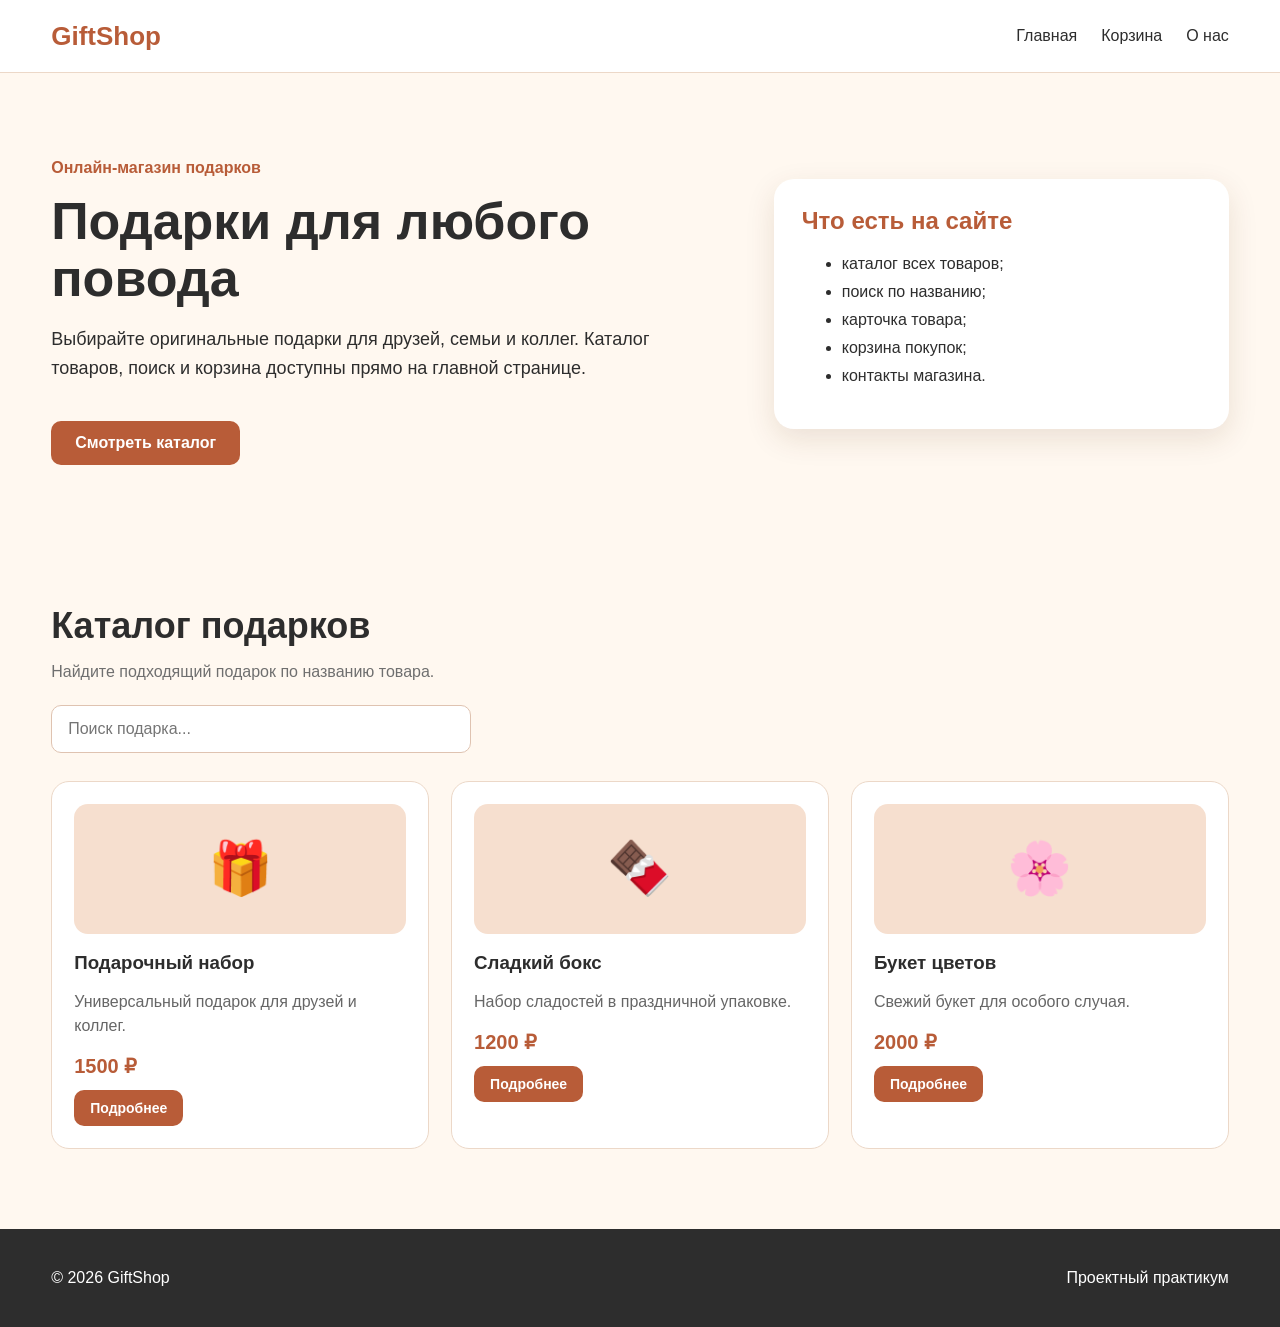
<file: frontend/index.html>
<!DOCTYPE html>
<html lang="ru">

<head>
    <meta charset="UTF-8" />
    <meta name="viewport" content="width=device-width, initial-scale=1.0" />

    <title>GiftShop — онлайн-магазин подарков</title>

    <link rel="stylesheet" href="css/style.css" />
    <link rel="stylesheet" href="css/adaptive.css" />
</head>

<body>
    <header class="header">
        <div class="container header__inner">
            <a href="index.html" class="logo">GiftShop</a>

            <nav class="nav">
                <a href="index.html">Главная</a>
                <a href="cart.html">Корзина</a>
                <a href="about.html">О нас</a>
            </nav>
        </div>
    </header>

    <main>
        <section class="hero">
            <div class="container hero__inner">
                <div>
                    <p class="hero__label">Онлайн-магазин подарков</p>
                    <h1>Подарки для любого повода</h1>
                    <p class="hero__text">
                        Выбирайте оригинальные подарки для друзей, семьи и коллег.
                        Каталог товаров, поиск и корзина доступны прямо на главной странице.
                    </p>
                    <a href="#catalog" class="button">Смотреть каталог</a>
                </div>

                <div class="hero__info">
                    <h2>Что есть на сайте</h2>
                    <ul>
                        <li>каталог всех товаров;</li>
                        <li>поиск по названию;</li>
                        <li>карточка товара;</li>
                        <li>корзина покупок;</li>
                        <li>контакты магазина.</li>
                    </ul>
                </div>
            </div>
        </section>

        <section class="catalog-section" id="catalog">
            <div class="container">
                <div class="section-head">
                    <h2>Каталог подарков</h2>
                    <p>Найдите подходящий подарок по названию товара.</p>
                </div>

                <div class="search-box">
                    <input type="text" id="searchInput" placeholder="Поиск подарка..." />
                </div>

                <div class="catalog-grid" id="productsList">
                    <article class="product-card">
                        <div class="product-card__image">🎁</div>
                        <h3>Подарочный набор</h3>
                        <p>Универсальный подарок для друзей и коллег.</p>
                        <span class="product-card__price">1500 ₽</span>
                        <a href="product.html" class="button button--small">Подробнее</a>
                    </article>

                    <article class="product-card">
                        <div class="product-card__image">🍫</div>
                        <h3>Сладкий бокс</h3>
                        <p>Набор сладостей в праздничной упаковке.</p>
                        <span class="product-card__price">1200 ₽</span>
                        <a href="product.html" class="button button--small">Подробнее</a>
                    </article>

                    <article class="product-card">
                        <div class="product-card__image">🌸</div>
                        <h3>Букет цветов</h3>
                        <p>Свежий букет для особого случая.</p>
                        <span class="product-card__price">2000 ₽</span>
                        <a href="product.html" class="button button--small">Подробнее</a>
                    </article>
                </div>
            </div>
        </section>
    </main>

    <footer class="footer">
        <div class="container footer__inner">
            <p>© 2026 GiftShop</p>
            <p>Проектный практикум</p>
        </div>
    </footer>

    <script src="js/api.js"></script>
    <script src="js/cart.js"></script>
    <script src="js/main.js"></script>

</body>

</html>
</file>
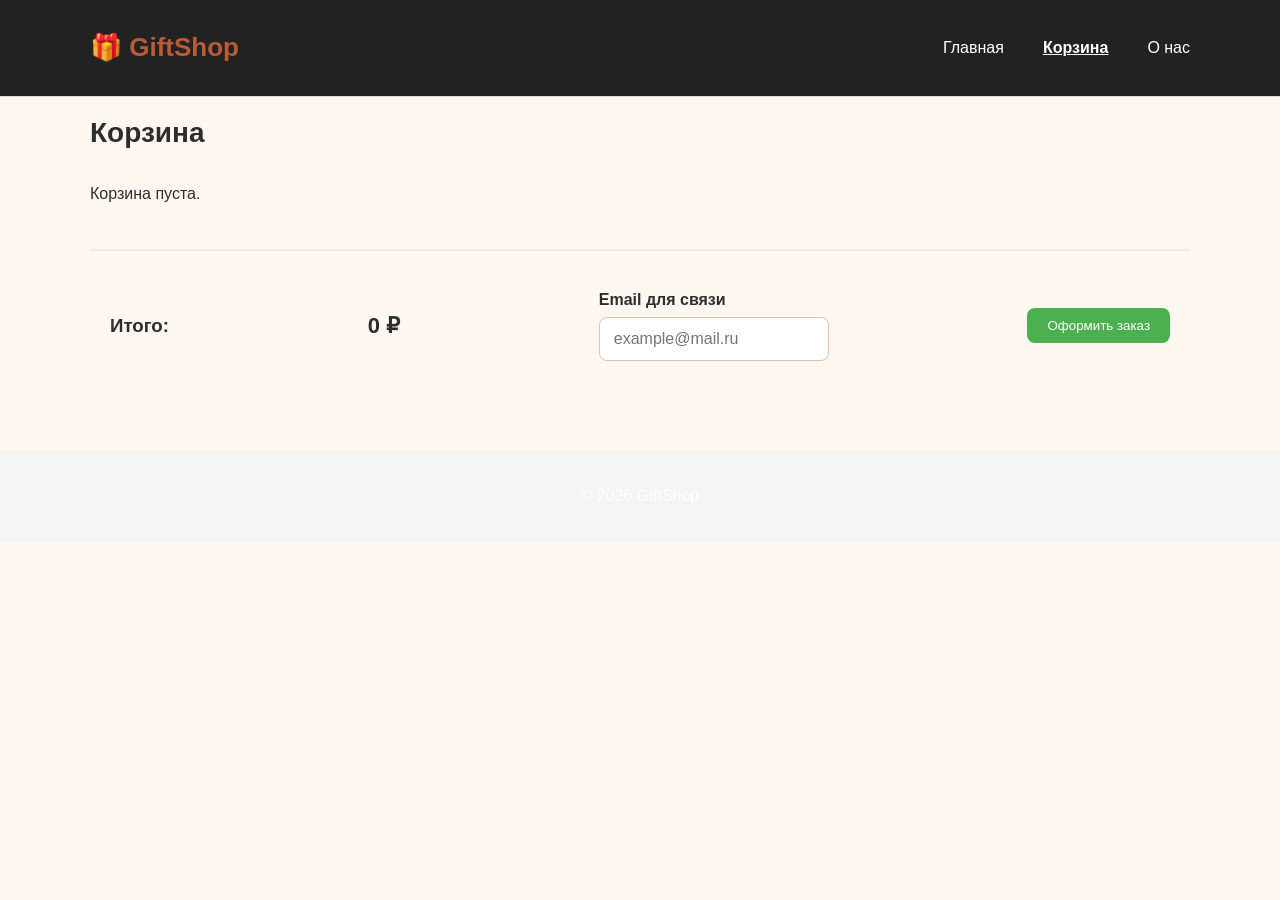
<file: frontend/cart.html>
<!DOCTYPE html>
<html lang="ru">

<head>
    <meta charset="UTF-8">
    <title>Корзина | GiftShop</title>
    <link rel="stylesheet" href="css/style.css">
    <link rel="stylesheet" href="css/cart.css">
</head>

<body>

    <header class="header">
        <div class="container">
            <h1 class="logo">🎁 GiftShop</h1>

            <nav class="nav">
                <a href="index.html">Главная</a>
                <a href="cart.html" class="active">Корзина</a>
                <a href="about.html">О нас</a>
            </nav>
        </div>
    </header>

    <main class="container">

        <h2 class="page-title">Корзина</h2>

        <div id="cartItems" class="cart-items">
            <!-- товары будут подгружаться через JS -->
        </div>

        <div class="cart-summary">
            <h3>Итого:</h3>
            <div id="cartTotal" class="cart-total">0 ₽</div>
            <div class="checkout-form">
                <label for="customerEmail">Email для связи</label>
                <input type="email" id="customerEmail" placeholder="example@mail.ru" required />
            </div>

            <button class="checkout-btn" onclick="checkout()">
                Оформить заказ
            </button>
        </div>

    </main>

    <footer class="footer">
        <p>© 2026 GiftShop</p>
    </footer>

    <script src="js/api.js"></script>
    <script src="js/cart.js"></script>

</body>

</html>
</file>
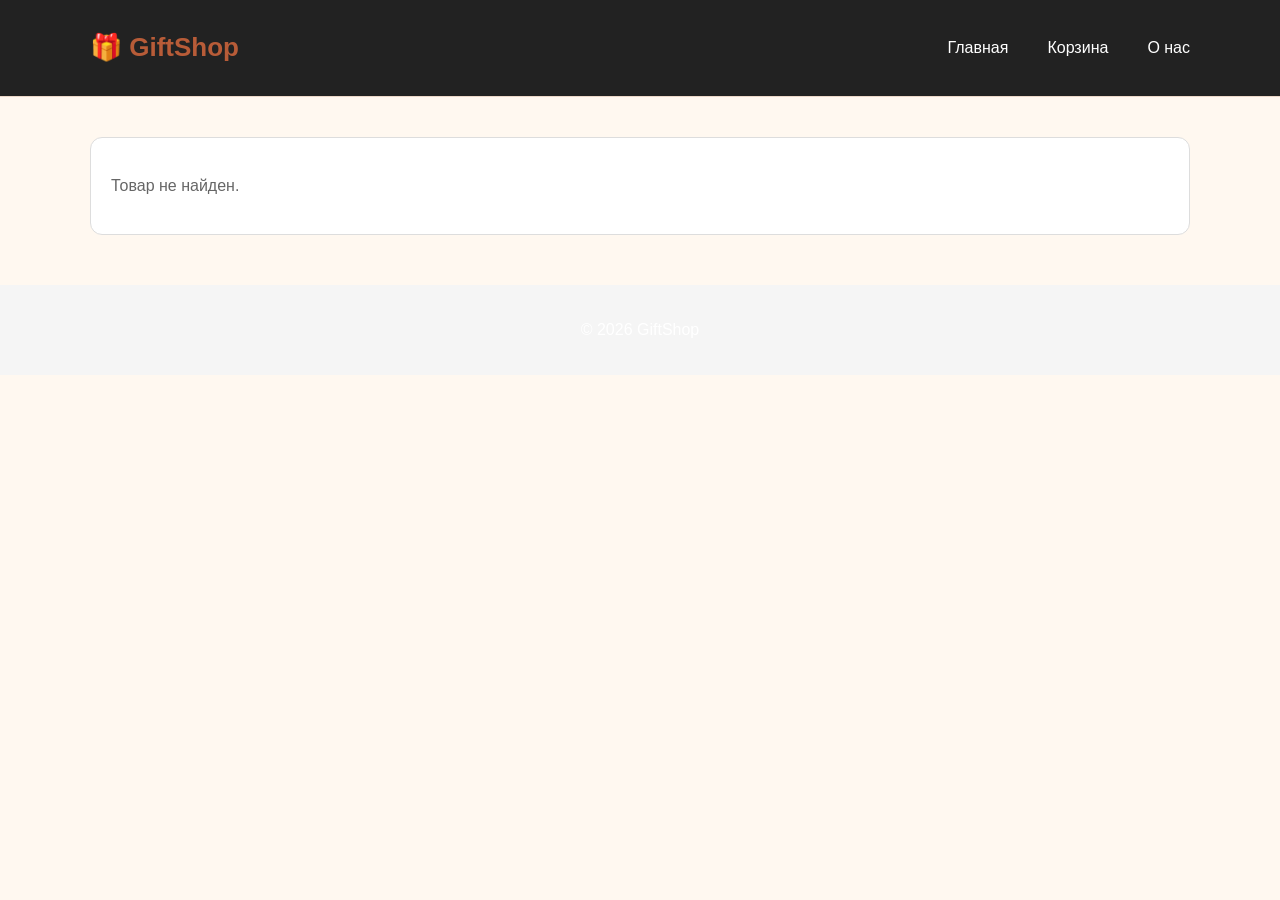
<file: frontend/product.html>
<!DOCTYPE html>
<html lang="ru">

<head>
    <meta charset="UTF-8">
    <title>Товар | GiftShop</title>

    <link rel="stylesheet" href="css/style.css">
    <link rel="stylesheet" href="css/product.css">
</head>

<body>

    <header class="header">
        <div class="container">
            <h1 class="logo">🎁 GiftShop</h1>

            <nav class="nav">
                <a href="index.html">Главная</a>
                <a href="cart.html">Корзина</a>
                <a href="about.html">О нас</a>
            </nav>
        </div>
    </header>

    <main class="container">

        <div id="productDetails" class="product-card">

            <!-- ДАННЫЕ ПОДГРУЖАЮТСЯ ЧЕРЕЗ JS -->

            <div class="product-image">
                📦
            </div>

            <div class="product-info">
                <h2>Название товара</h2>

                <p class="description">
                    Описание товара появится здесь
                </p>

                <div class="price">
                    0 ₽
                </div>

                <button class="add-btn">
                    Добавить в корзину
                </button>
            </div>

        </div>

    </main>

    <footer class="footer">
        <p>© 2026 GiftShop</p>
    </footer>

    <script src="js/api.js"></script>
    <script src="js/cart.js"></script>
    <script type="module" src="js/product.js"></script>

</body>

</html>
</file>
<file: frontend/css/style.css>
* {
    box-sizing: border-box;
}

body {
    margin: 0;
    font-family: Arial, sans-serif;
    background: #fff8f0;
    color: #2d2d2d;
}

a {
    color: inherit;
    text-decoration: none;
}

.container {
    width: min(1180px, 92%);
    margin: 0 auto;
}

.header {
    background: #ffffff;
    border-bottom: 1px solid #ecd8c8;
}

.header__inner {
    min-height: 72px;
    display: flex;
    align-items: center;
    justify-content: space-between;
}

.logo {
    font-size: 26px;
    font-weight: 700;
    color: #b85c38;
}

.nav {
    display: flex;
    gap: 24px;
}

.nav a:hover {
    color: #b85c38;
}

.hero {
    padding: 70px 0;
}

.hero__inner {
    display: grid;
    grid-template-columns: 1.2fr 0.8fr;
    gap: 40px;
    align-items: center;
}

.hero__label {
    color: #b85c38;
    font-weight: 700;
}

.hero h1 {
    font-size: 52px;
    line-height: 1.1;
    margin: 16px 0;
}

.hero__text {
    font-size: 18px;
    line-height: 1.6;
    max-width: 620px;
}

.hero__info {
    background: #ffffff;
    border-radius: 20px;
    padding: 28px;
    box-shadow: 0 10px 30px rgba(90, 50, 20, 0.12);
}

.hero__info h2 {
    color: #b85c38;
    margin-top: 0;
}

.hero__info li {
    margin-bottom: 10px;
}

.button {
    display: inline-block;
    margin-top: 20px;
    padding: 13px 24px;
    background: #b85c38;
    color: #ffffff;
    border-radius: 10px;
    font-weight: 700;
}

.button:hover {
    background: #944526;
}

.button--small {
    margin-top: 12px;
    padding: 10px 16px;
    font-size: 14px;
}

.catalog-section {
    padding: 40px 0 80px;
}

.section-head {
    margin-bottom: 24px;
}

.section-head h2 {
    font-size: 36px;
    margin-bottom: 8px;
}

.section-head p {
    color: #6f6f6f;
}

.search-box {
    margin-bottom: 28px;
}

.search-box input {
    width: 100%;
    max-width: 420px;
    padding: 14px 16px;
    border: 1px solid #dfc3b1;
    border-radius: 10px;
    font-size: 16px;
}

.catalog-grid {
    display: grid;
    grid-template-columns: repeat(3, 1fr);
    gap: 22px;
}

.product-card {
    background: #ffffff;
    border: 1px solid #ecd8c8;
    border-radius: 18px;
    padding: 22px;
}

.product-card__image {
    height: 130px;
    display: flex;
    align-items: center;
    justify-content: center;
    background: #f6dfcf;
    border-radius: 14px;
    font-size: 52px;
    margin-bottom: 18px;
}

.product-card h3 {
    margin: 0 0 10px;
}

.product-card p {
    color: #666666;
    line-height: 1.5;
}

.product-card__price {
    display: block;
    color: #b85c38;
    font-weight: 700;
    font-size: 20px;
}

.footer {
    background: #2d2d2d;
    color: #ffffff;
    padding: 24px 0;
}

.footer__inner {
    display: flex;
    justify-content: space-between;
}
</file>
<file: frontend/css/adaptive.css>
@media (max-width: 900px) {
    .hero__inner {
        grid-template-columns: 1fr;
    }

    .catalog-grid {
        grid-template-columns: repeat(2, 1fr);
    }

    .hero h1 {
        font-size: 40px;
    }
}

@media (max-width: 600px) {
    .header__inner {
        flex-direction: column;
        gap: 12px;
        padding: 16px 0;
    }

    .nav {
        gap: 14px;
    }

    .hero {
        padding: 46px 0;
    }

    .hero h1 {
        font-size: 32px;
    }

    .catalog-grid {
        grid-template-columns: 1fr;
    }

    .footer__inner {
        flex-direction: column;
        gap: 8px;
        text-align: center;
    }
}
</file>
<file: frontend/css/cart.css>
/* ===== ОБЩИЙ КОНТЕЙНЕР ===== */
.container {
    width: 90%;
    max-width: 1100px;
    margin: 0 auto;
}

/* ===== ЗАГОЛОВОК ===== */
.page-title {
    margin: 20px 0;
    font-size: 28px;
}

/* ===== СПИСОК ТОВАРОВ ===== */
.cart-items {
    display: flex;
    flex-direction: column;
    gap: 15px;
}

/* ===== ОДИН ТОВАР В КОРЗИНЕ ===== */
.cart-item {
    display: flex;
    justify-content: space-between;
    align-items: center;

    padding: 15px;
    border: 1px solid #ddd;
    border-radius: 10px;
    background: #fff;
}

/* название товара */
.cart-item h3 {
    margin: 0;
    font-size: 18px;
}

/* цена */
.cart-item p {
    margin: 0;
    color: #555;
}

/* кнопка удаления */
.cart-item button {
    padding: 8px 12px;
    border: none;
    background: #ff4d4d;
    color: white;
    border-radius: 6px;
    cursor: pointer;
}

.cart-item button:hover {
    background: #e60000;
}

/* ===== ИТОГО ===== */
.cart-summary {
    margin-top: 30px;
    padding: 20px;
    border-top: 2px solid #eee;

    display: flex;
    justify-content: space-between;
    align-items: center;
}

/* сумма */
.cart-total {
    font-size: 22px;
    font-weight: bold;
}

/* кнопка оформления */
.checkout-btn {
    padding: 10px 20px;
    background: #4CAF50;
    color: white;
    border: none;
    border-radius: 8px;
    cursor: pointer;
}

.checkout-btn:hover {
    background: #45a049;
}

/* ===== HEADER ===== */
.header {
    background: #222;
    color: white;
    padding: 15px 0;
}

.header .container {
    display: flex;
    justify-content: space-between;
    align-items: center;
}

/* навигация */
.nav a {
    color: white;
    margin-left: 15px;
    text-decoration: none;
}

.nav a.active {
    font-weight: bold;
    text-decoration: underline;
}

/* ===== FOOTER ===== */
.footer {
    margin-top: 50px;
    padding: 20px;
    text-align: center;
    background: #f5f5f5;
}

.checkout-form {
    margin: 20px 0;
    display: flex;
    flex-direction: column;
    gap: 8px;
}

.checkout-form label {
    font-weight: 700;
}

.checkout-form input {
    width: 100%;
    max-width: 360px;
    padding: 12px 14px;
    border: 1px solid #dfc3b1;
    border-radius: 8px;
    font-size: 16px;
}

.checkout-form input:focus {
    outline: none;
    border-color: #b85c38;
}
</file>
<file: frontend/css/product.css>
/* ===== КОНТЕЙНЕР ===== */
.container {
    width: 90%;
    max-width: 1100px;
    margin: 0 auto;
}

/* ===== КАРТОЧКА ТОВАРА ===== */
.product-card {
    display: flex;
    gap: 30px;

    margin-top: 40px;
    padding: 20px;

    border: 1px solid #ddd;
    border-radius: 12px;

    background: #fff;
}

/* ===== ИЗОБРАЖЕНИЕ ===== */
.product-image {
    width: 200px;
    height: 200px;

    display: flex;
    justify-content: center;
    align-items: center;

    font-size: 60px;

    border: 1px solid #eee;
    border-radius: 10px;

    background: #fafafa;
}

/* ===== ИНФОРМАЦИЯ ===== */
.product-info {
    flex: 1;
}

/* название */
.product-info h2 {
    margin-bottom: 10px;
    font-size: 24px;
}

/* описание */
.description {
    color: #555;
    margin-bottom: 20px;
}

/* цена */
.price {
    font-size: 22px;
    font-weight: bold;
    margin-bottom: 20px;
}

/* кнопка */
.add-btn {
    padding: 10px 20px;

    background: #4CAF50;
    color: white;

    border: none;
    border-radius: 8px;

    cursor: pointer;
}

.add-btn:hover {
    background: #45a049;
}

/* ===== HEADER ===== */
.header {
    background: #222;
    color: white;
    padding: 15px 0;
}

.header .container {
    display: flex;
    justify-content: space-between;
    align-items: center;
}

/* навигация */
.nav a {
    color: white;
    margin-left: 15px;
    text-decoration: none;
}

.nav a:hover {
    text-decoration: underline;
}

/* ===== FOOTER ===== */
.footer {
    margin-top: 50px;
    padding: 20px;
    text-align: center;
    background: #f5f5f5;
}
</file>
